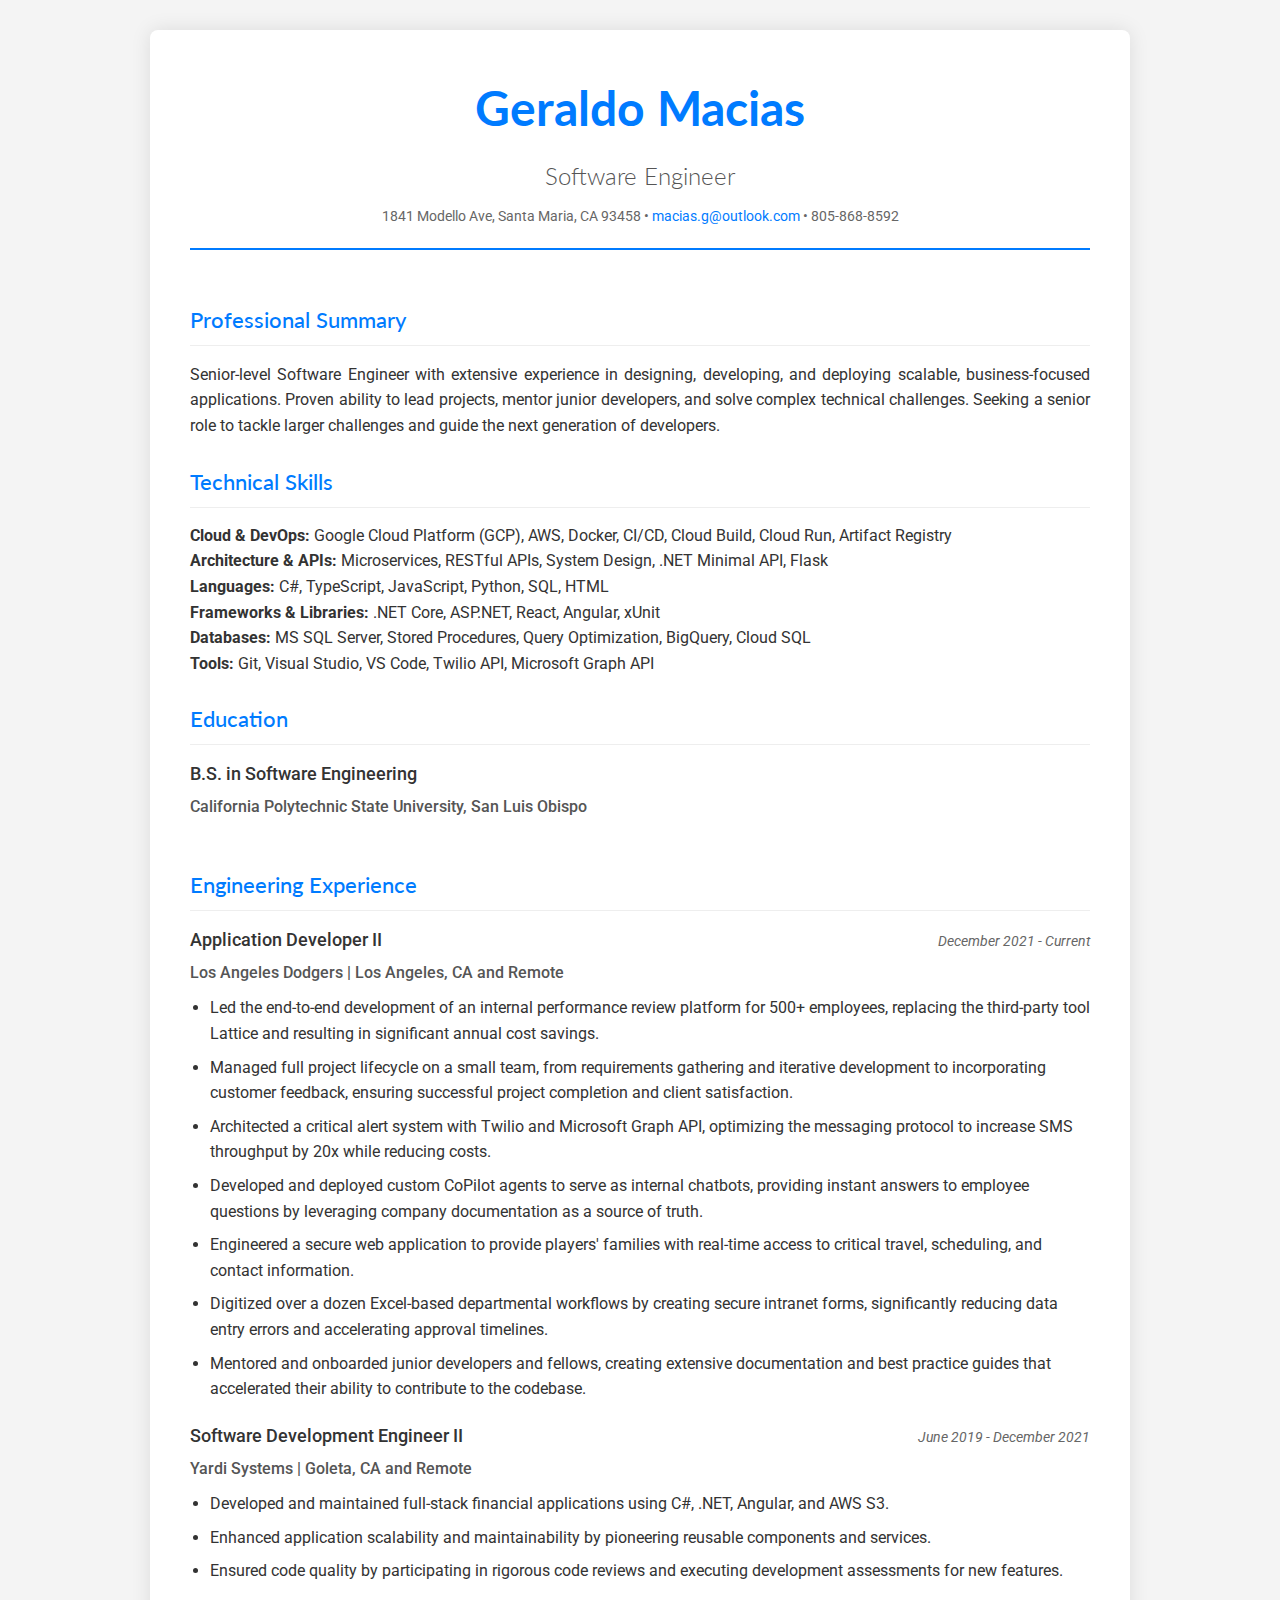
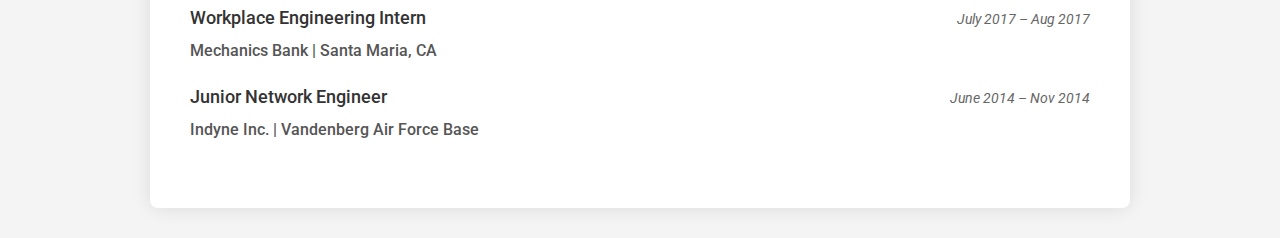
<file: resume/index.html>
<!DOCTYPE html>
<html lang="en">
<head>
    <meta charset="UTF-8">
    <meta name="viewport" content="width=device-width, initial-scale=1.0">
    <title>Geraldo Macias - Software Engineer</title>
    <link rel="stylesheet" href="style.css">
    <link rel="preconnect" href="https://fonts.googleapis.com">
    <link rel="preconnect" href="https://fonts.gstatic.com" crossorigin>
    <link href="https://fonts.googleapis.com/css2?family=Lato:wght@300;400;700&family=Roboto:wght@300;400;500;700&display=swap" rel="stylesheet">
</head>
<body>
    <div class="resume-container">
        <header class="header">
            <h1>Geraldo Macias</h1>
            <h2>Software Engineer</h2>
            <div class="contact-info">
                <span>1841 Modello Ave, Santa Maria, CA 93458</span> &bull;
                <a href="mailto:macias.g@outlook.com">macias.g@outlook.com</a> &bull;
                <span>805-868-8592</span>
            </div>
        </header>

        <main class="main-content">
            <div class="left-column">
                <section class="section">
                    <h3 class="section-title">Professional Summary</h3>
                    <p>Senior-level Software Engineer with extensive experience in designing, developing, and deploying scalable, business-focused applications. Proven ability to lead projects, mentor junior developers, and solve complex technical challenges. Seeking a senior role to tackle larger challenges and guide the next generation of developers.</p>
                </section>

                <section class="section">
                    <h3 class="section-title">Technical Skills</h3>
                    <div class="skills-list">
                        <div><strong>Cloud & DevOps:</strong> Google Cloud Platform (GCP), AWS, Docker, CI/CD, Cloud Build, Cloud Run, Artifact Registry</div>
                        <div><strong>Architecture & APIs:</strong> Microservices, RESTful APIs, System Design, .NET Minimal API, Flask</div>
                        <div><strong>Languages:</strong> C#, TypeScript, JavaScript, Python, SQL, HTML</div>
                        <div><strong>Frameworks & Libraries:</strong> .NET Core, ASP.NET, React, Angular, xUnit</div>
                        <div><strong>Databases:</strong> MS SQL Server, Stored Procedures, Query Optimization, BigQuery, Cloud SQL</div>
                        <div><strong>Tools:</strong> Git, Visual Studio, VS Code, Twilio API, Microsoft Graph API</div>
                    </div>
                </section>

                <section class="section">
                    <h3 class="section-title">Education</h3>
                    <div class="job">
                        <div class="job-header">
                            <h4>B.S. in Software Engineering</h4>
                        </div>
                        <div class="job-subheader">
                            <span>California Polytechnic State University, San Luis Obispo</span>
                        </div>
                    </div>
                </section>
            </div>

            <div class="right-column">
                <section class="section">
                    <h3 class="section-title">Engineering Experience</h3>
                    <div class="job">
                        <div class="job-header">
                            <h4>Application Developer II</h4>
                            <span>December 2021 - Current</span>
                        </div>
                        <div class="job-subheader">
                            <span>Los Angeles Dodgers | Los Angeles, CA and Remote</span>
                        </div>
                        <ul>
                            <li>Led the end-to-end development of an internal performance review platform for 500+ employees, replacing the third-party tool Lattice and resulting in significant annual cost savings.</li>
                            <li>Managed full project lifecycle on a small team, from requirements gathering and iterative development to incorporating customer feedback, ensuring successful project completion and client satisfaction.</li>
                            <li>Architected a critical alert system with Twilio and Microsoft Graph API, optimizing the messaging protocol to increase SMS throughput by 20x while reducing costs.</li>
                            <li>Developed and deployed custom CoPilot agents to serve as internal chatbots, providing instant answers to employee questions by leveraging company documentation as a source of truth.</li>
                            <li>Engineered a secure web application to provide players' families with real-time access to critical travel, scheduling, and contact information.</li>
                            <li>Digitized over a dozen Excel-based departmental workflows by creating secure intranet forms, significantly reducing data entry errors and accelerating approval timelines.</li>
                            <li>Mentored and onboarded junior developers and fellows, creating extensive documentation and best practice guides that accelerated their ability to contribute to the codebase.</li>
                        </ul>
                    </div>
                    <div class="job">
                        <div class="job-header">
                            <h4>Software Development Engineer II</h4>
                            <span>June 2019 - December 2021</span>
                        </div>
                        <div class="job-subheader">
                            <span>Yardi Systems | Goleta, CA and Remote</span>
                        </div>
                        <ul>
                            <li>Developed and maintained full-stack financial applications using C#, .NET, Angular, and AWS S3.</li>
                            <li>Enhanced application scalability and maintainability by pioneering reusable components and services.</li>
                            <li>Ensured code quality by participating in rigorous code reviews and executing development assessments for new features.</li>
                        </ul>
                    </div>
                    <div class="job">
                        <div class="job-header">
                            <h4>Workplace Engineering Intern</h4>
                            <span>July 2017 – Aug 2017</span>
                        </div>
                        <div class="job-subheader">
                            <span>Mechanics Bank | Santa Maria, CA</span>
                        </div>
                    </div>
                    <div class="job">
                        <div class="job-header">
                            <h4>Junior Network Engineer</h4>
                            <span>June 2014 – Nov 2014</span>
                        </div>
                        <div class="job-subheader">
                            <span>Indyne Inc. | Vandenberg Air Force Base</span>
                        </div>
                    </div>
                </section>
            </div>
        </main>
    </div>
</body>
</html>
</file>
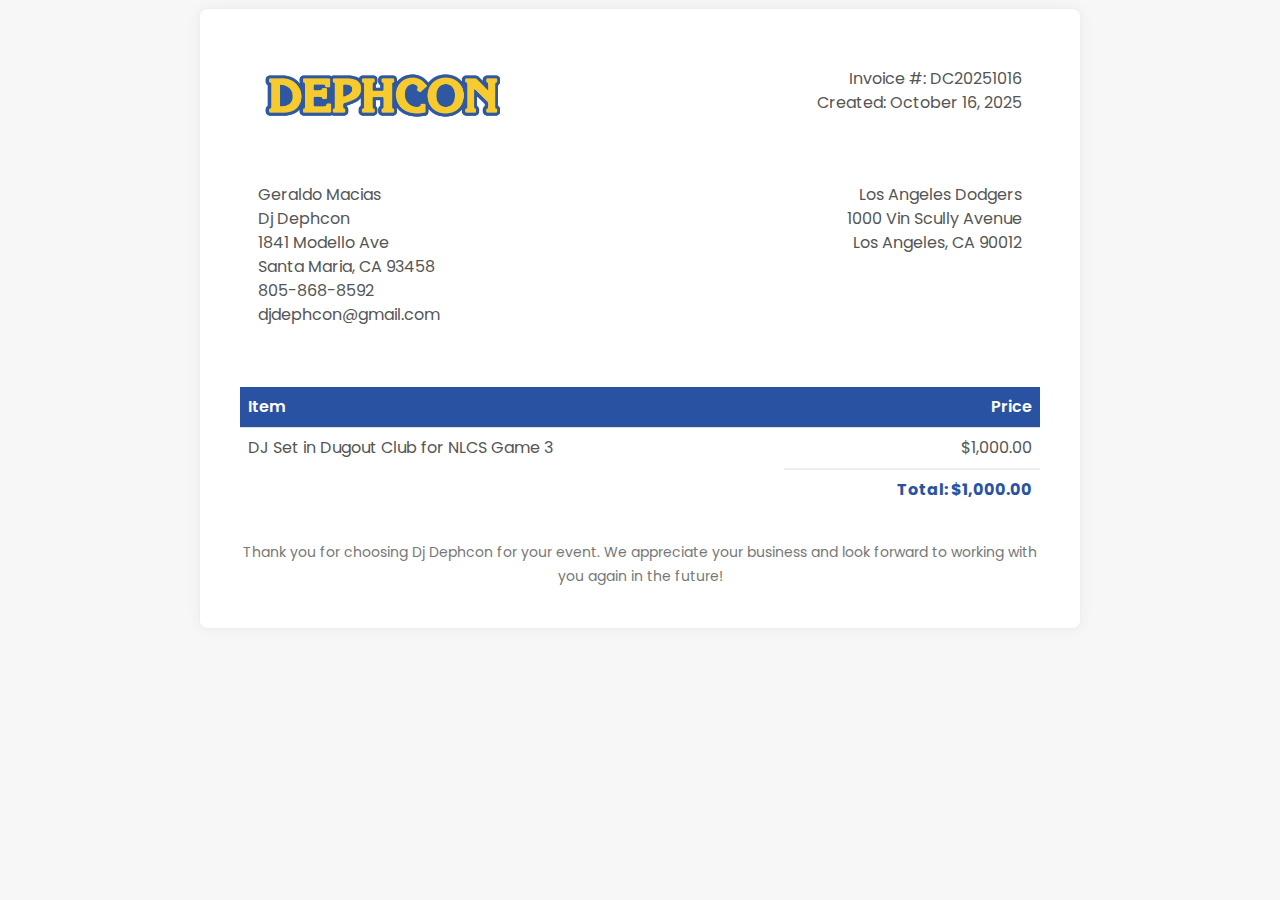
<file: invoice-dugoutclub-nlcs3-25.html>
<!DOCTYPE html>
<html lang="en">
<head>
    <meta charset="UTF-8">
    <meta name="viewport" content="width=device-width, initial-scale=1.0">
    <title>Invoice - Dj Dephcon</title>
    <link rel="preconnect" href="https://fonts.googleapis.com">
    <link rel="preconnect" href="https://fonts.gstatic.com" crossorigin>
    <link href="https://fonts.googleapis.com/css2?family=Poppins:wght@300;400;600&display=swap" rel="stylesheet">
    <style>
        body {
            font-family: 'Poppins', 'Helvetica Neue', 'Helvetica', Helvetica, Arial, sans-serif;
            color: #555;
            background-color: #f7f7f7;
        }
        .invoice-box {
            max-width: 800px;
            margin: auto;
            padding: 40px;
            border: 1px solid #eee;
            box-shadow: 0 0 15px rgba(0, 0, 0, .05);
            font-size: 16px;
            line-height: 24px;
            background: #fff;
            border-radius: 8px;
        }
        .invoice-box table {
            width: 100%;
            line-height: inherit;
            text-align: left;
        }
        .invoice-box table td {
            padding: 8px;
            vertical-align: top;
        }
        .invoice-box table tr td:nth-child(2) {
            text-align: right;
        }
        .invoice-box table tr.top table td {
            padding-bottom: 25px;
        }
        .invoice-box table tr.top table td.title {
            font-size: 45px;
            line-height: 45px;
            color: #333;
        }
        .invoice-box table tr.top table td.title img {
            max-width: 250px;
        }
        .invoice-box table tr.information table td {
            padding-bottom: 50px;
        }
        .invoice-box table tr.heading td {
            background: #2952a3;
            border-bottom: 1px solid #ddd;
            font-weight: 600;
            color: #fff;
        }
        .invoice-box table tr.details td {
            padding-bottom: 20px;
        }
        .invoice-box table tr.item td{
            border-bottom: 1px solid #eee;
        }
        .invoice-box table tr.item.last td {
            border-bottom: none;
        }
        .invoice-box table tr.total td:nth-child(2) {
            border-top: 2px solid #eee;
            font-weight: bold;
            color: #2952a3;
        }
        .thank-you-note {
            margin-top: 30px;
            text-align: center;
            font-size: 14px;
            color: #777;
        }

        @media print {
            body {
                background-color: #fff;
                margin: 0;
                padding: 0;
            }
            .invoice-box {
                box-shadow: none;
                border: 0;
                margin: 0;
                padding: 0;
                width: 100%;
                max-width: 100%;
                border-radius: 0;
            }
        }
    </style>
</head>
<body>
    <div class="invoice-box">
        <table cellpadding="0" cellspacing="0">
            <tr class="top">
                <td colspan="2">
                    <table>
                        <tr>
                            <td class="title">
                                <img src="dephcon_logo.png" alt="Dj Dephcon Logo">
                            </td>
                            <td>
                                Invoice #: DC20251016<br>
                                Created: October 16, 2025
                            </td>
                        </tr>
                    </table>
                </td>
            </tr>
            <tr class="information">
                <td colspan="2">
                    <table>
                        <tr>
                            <td>
                                Geraldo Macias<br>
                                Dj Dephcon<br>
                                1841 Modello Ave<br>
                                Santa Maria, CA 93458<br>
                                805-868-8592<br>
                                djdephcon@gmail.com
                            </td>
                            <td>
                                Los Angeles Dodgers<br>
                                1000 Vin Scully Avenue<br>
                                Los Angeles, CA 90012
                            </td>
                        </tr>
                    </table>
                </td>
            </tr>
            <tr class="heading">
                <td>
                    Item
                </td>
                <td>
                    Price
                </td>
            </tr>
            <tr class="item last">
                <td>
                    DJ Set in Dugout Club for NLCS Game 3
                </td>
                <td>
                    $1,000.00
                </td>
            </tr>
            <tr class="total">
                <td></td>
                <td>
                   Total: $1,000.00
                </td>
            </tr>
        </table>
        <div class="thank-you-note">
            Thank you for choosing Dj Dephcon for your event. We appreciate your business and look forward to working with you again in the future!
        </div>
    </div>
</body>
</html>
</file>
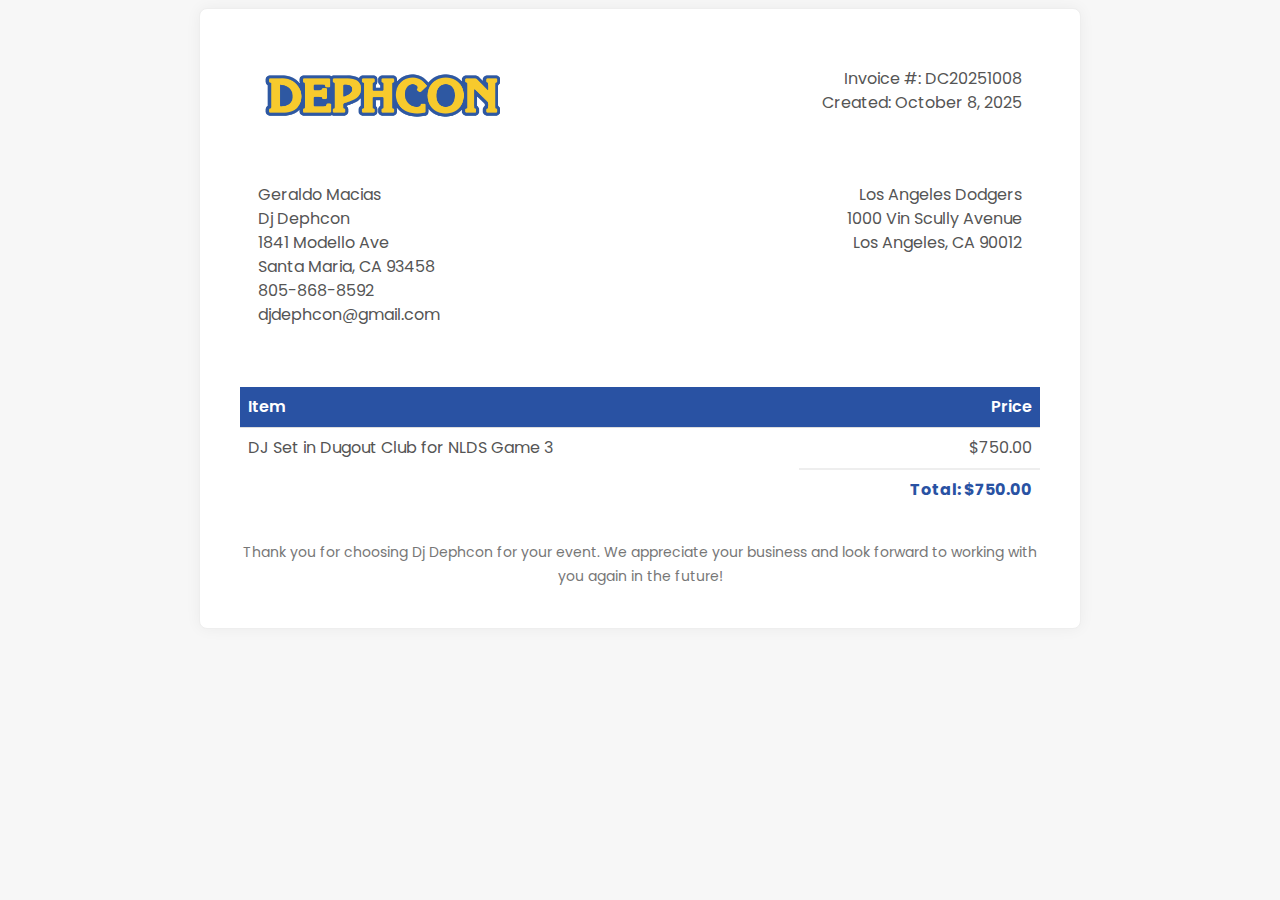
<file: invoice-dugoutclub-nlds2-25.html>
<!DOCTYPE html>
<html lang="en">
<head>
    <meta charset="UTF-8">
    <meta name="viewport" content="width=device-width, initial-scale=1.0">
    <title>Invoice - Dj Dephcon</title>
    <link rel="preconnect" href="https://fonts.googleapis.com">
    <link rel="preconnect" href="https://fonts.gstatic.com" crossorigin>
    <link href="https://fonts.googleapis.com/css2?family=Poppins:wght@300;400;600&display=swap" rel="stylesheet">
    <style>
        body {
            font-family: 'Poppins', 'Helvetica Neue', 'Helvetica', Helvetica, Arial, sans-serif;
            color: #555;
            background-color: #f7f7f7;
        }
        .invoice-box {
            max-width: 800px;
            margin: auto;
            padding: 40px;
            border: 1px solid #eee;
            box-shadow: 0 0 15px rgba(0, 0, 0, .05);
            font-size: 16px;
            line-height: 24px;
            background: #fff;
            border-radius: 8px;
        }
        .invoice-box table {
            width: 100%;
            line-height: inherit;
            text-align: left;
        }
        .invoice-box table td {
            padding: 8px;
            vertical-align: top;
        }
        .invoice-box table tr td:nth-child(2) {
            text-align: right;
        }
        .invoice-box table tr.top table td {
            padding-bottom: 25px;
        }
        .invoice-box table tr.top table td.title {
            font-size: 45px;
            line-height: 45px;
            color: #333;
        }
        .invoice-box table tr.top table td.title img {
            max-width: 250px;
        }
        .invoice-box table tr.information table td {
            padding-bottom: 50px;
        }
        .invoice-box table tr.heading td {
            background: #2952a3;
            border-bottom: 1px solid #ddd;
            font-weight: 600;
            color: #fff;
        }
        .invoice-box table tr.details td {
            padding-bottom: 20px;
        }
        .invoice-box table tr.item td{
            border-bottom: 1px solid #eee;
        }
        .invoice-box table tr.item.last td {
            border-bottom: none;
        }
        .invoice-box table tr.total td:nth-child(2) {
            border-top: 2px solid #eee;
            font-weight: bold;
            color: #2952a3;
        }
        .thank-you-note {
            margin-top: 30px;
            text-align: center;
            font-size: 14px;
            color: #777;
        }

        @media print {
            body {
                background-color: #fff;
                margin: 0;
                padding: 0;
            }
            .invoice-box {
                box-shadow: none;
                border: 0;
                margin: 0;
                padding: 0;
                width: 100%;
                max-width: 100%;
                border-radius: 0;
            }
        }
    </style>
</head>
<body>
    <div class="invoice-box">
        <table cellpadding="0" cellspacing="0">
            <tr class="top">
                <td colspan="2">
                    <table>
                        <tr>
                            <td class="title">
                                <img src="dephcon_logo.png" alt="Dj Dephcon Logo">
                            </td>
                            <td>
                                Invoice #: DC20251008<br>
                                Created: October 8, 2025
                            </td>
                        </tr>
                    </table>
                </td>
            </tr>
            <tr class="information">
                <td colspan="2">
                    <table>
                        <tr>
                            <td>
                                Geraldo Macias<br>
                                Dj Dephcon<br>
                                1841 Modello Ave<br>
                                Santa Maria, CA 93458<br>
                                805-868-8592<br>
                                djdephcon@gmail.com
                            </td>
                            <td>
                                Los Angeles Dodgers<br>
                                1000 Vin Scully Avenue<br>
                                Los Angeles, CA 90012
                            </td>
                        </tr>
                    </table>
                </td>
            </tr>
            <tr class="heading">
                <td>
                    Item
                </td>
                <td>
                    Price
                </td>
            </tr>
            <tr class="item last">
                <td>
                    DJ Set in Dugout Club for NLDS Game 3
                </td>
                <td>
                    $750.00
                </td>
            </tr>
            <tr class="total">
                <td></td>
                <td>
                   Total: $750.00
                </td>
            </tr>
        </table>
        <div class="thank-you-note">
            Thank you for choosing Dj Dephcon for your event. We appreciate your business and look forward to working with you again in the future!
        </div>
    </div>
</body>
</html>
</file>
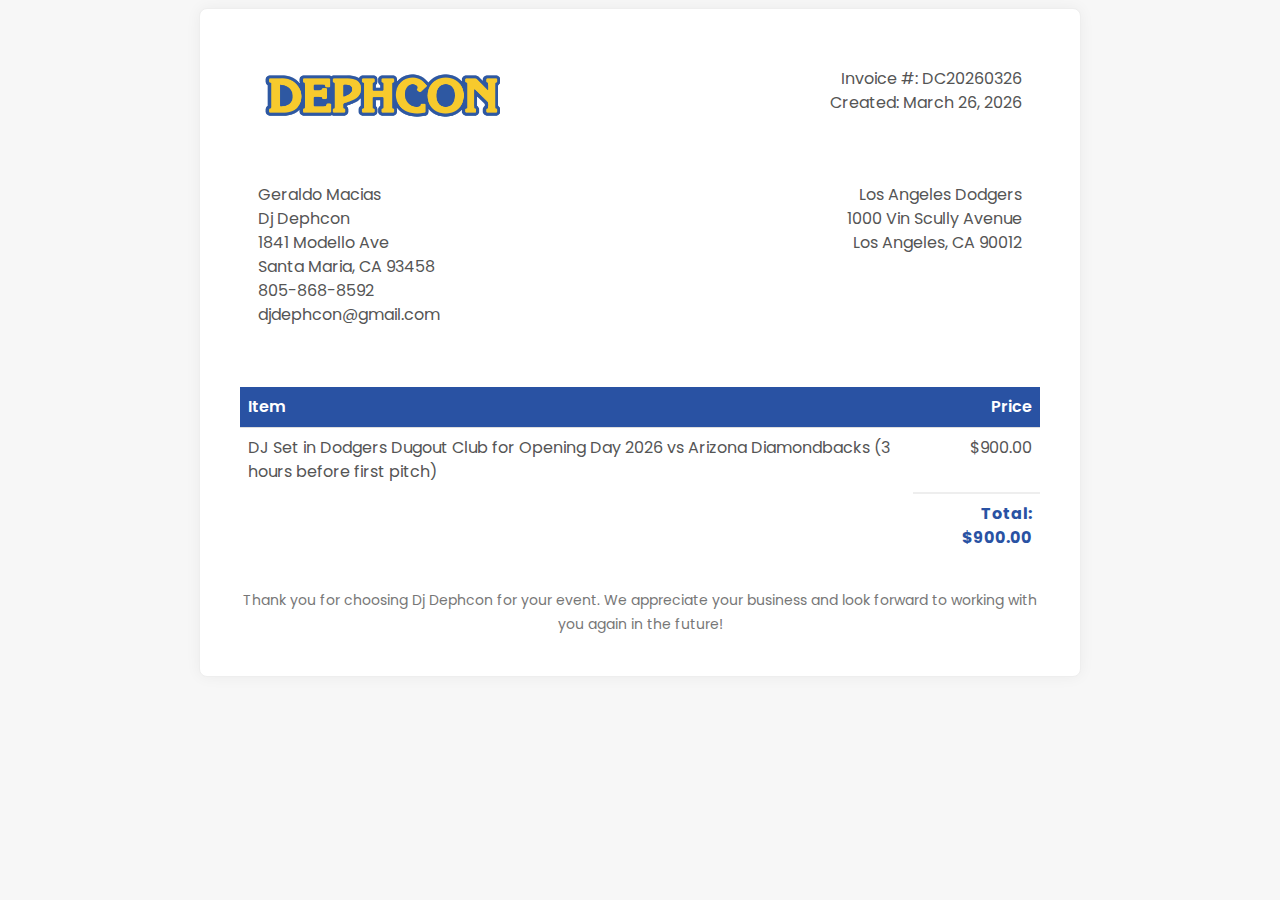
<file: invoice-dugoutclub-openingday-26.html>
<!DOCTYPE html>
<html lang="en">
<head>
    <meta charset="UTF-8">
    <meta name="viewport" content="width=device-width, initial-scale=1.0">
    <title>Invoice - Dj Dephcon</title>
    <link rel="preconnect" href="https://fonts.googleapis.com">
    <link rel="preconnect" href="https://fonts.gstatic.com" crossorigin>
    <link href="https://fonts.googleapis.com/css2?family=Poppins:wght@300;400;600&display=swap" rel="stylesheet">
    <style>
        body {
            font-family: 'Poppins', 'Helvetica Neue', 'Helvetica', Helvetica, Arial, sans-serif;
            color: #555;
            background-color: #f7f7f7;
        }
        .invoice-box {
            max-width: 800px;
            margin: auto;
            padding: 40px;
            border: 1px solid #eee;
            box-shadow: 0 0 15px rgba(0, 0, 0, .05);
            font-size: 16px;
            line-height: 24px;
            background: #fff;
            border-radius: 8px;
        }
        .invoice-box table {
            width: 100%;
            line-height: inherit;
            text-align: left;
        }
        .invoice-box table td {
            padding: 8px;
            vertical-align: top;
        }
        .invoice-box table tr td:nth-child(2) {
            text-align: right;
        }
        .invoice-box table tr.top table td {
            padding-bottom: 25px;
        }
        .invoice-box table tr.top table td.title {
            font-size: 45px;
            line-height: 45px;
            color: #333;
        }
        .invoice-box table tr.top table td.title img {
            max-width: 250px;
        }
        .invoice-box table tr.information table td {
            padding-bottom: 50px;
        }
        .invoice-box table tr.heading td {
            background: #2952a3;
            border-bottom: 1px solid #ddd;
            font-weight: 600;
            color: #fff;
        }
        .invoice-box table tr.details td {
            padding-bottom: 20px;
        }
        .invoice-box table tr.item td{
            border-bottom: 1px solid #eee;
        }
        .invoice-box table tr.item.last td {
            border-bottom: none;
        }
        .invoice-box table tr.total td:nth-child(2) {
            border-top: 2px solid #eee;
            font-weight: bold;
            color: #2952a3;
        }
        .thank-you-note {
            margin-top: 30px;
            text-align: center;
            font-size: 14px;
            color: #777;
        }

        @media print {
            body {
                background-color: #fff;
                margin: 0;
                padding: 0;
            }
            .invoice-box {
                box-shadow: none;
                border: 0;
                margin: 0;
                padding: 0;
                width: 100%;
                max-width: 100%;
                border-radius: 0;
            }
        }
    </style>
</head>
<body>
    <div class="invoice-box">
        <table cellpadding="0" cellspacing="0">
            <tr class="top">
                <td colspan="2">
                    <table>
                        <tr>
                            <td class="title">
                                <img src="dephcon_logo.png" alt="Dj Dephcon Logo">
                            </td>
                            <td>
                                Invoice #: DC20260326<br>
                                Created: March 26, 2026
                            </td>
                        </tr>
                    </table>
                </td>
            </tr>
            <tr class="information">
                <td colspan="2">
                    <table>
                        <tr>
                            <td>
                                Geraldo Macias<br>
                                Dj Dephcon<br>
                                1841 Modello Ave<br>
                                Santa Maria, CA 93458<br>
                                805-868-8592<br>
                                djdephcon@gmail.com
                            </td>
                            <td>
                                Los Angeles Dodgers<br>
                                1000 Vin Scully Avenue<br>
                                Los Angeles, CA 90012
                            </td>
                        </tr>
                    </table>
                </td>
            </tr>
            <tr class="heading">
                <td>
                    Item
                </td>
                <td>
                    Price
                </td>
            </tr>
            <tr class="item last">
                <td>
                    DJ Set in Dodgers Dugout Club for Opening Day 2026 vs Arizona Diamondbacks (3 hours before first pitch)
                </td>
                <td>
                    $900.00
                </td>
            </tr>
            <tr class="total">
                <td></td>
                <td>
                   Total: $900.00
                </td>
            </tr>
        </table>
        <div class="thank-you-note">
            Thank you for choosing Dj Dephcon for your event. We appreciate your business and look forward to working with you again in the future!
        </div>
    </div>
</body>
</html>
</file>
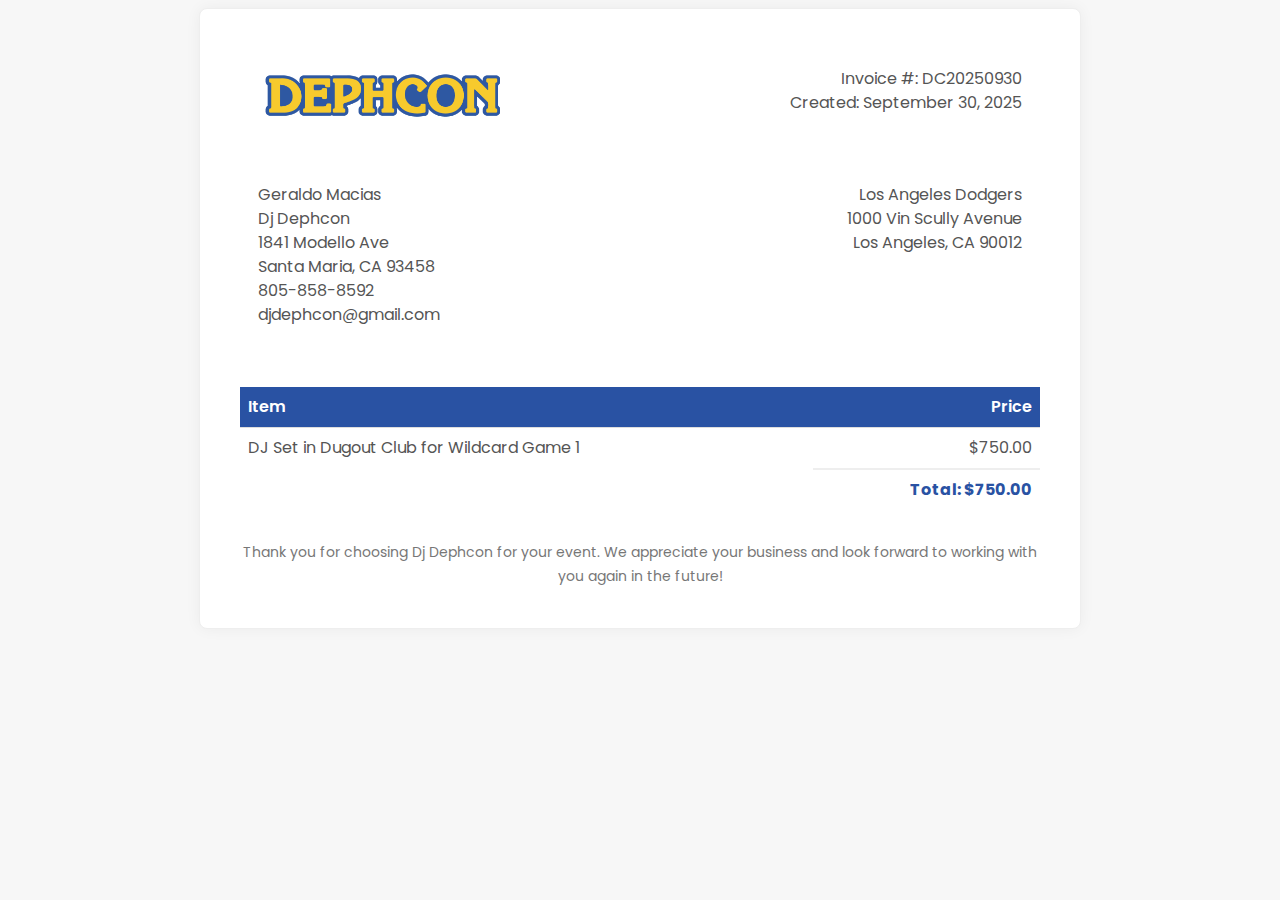
<file: invoice-dugoutclub-wc2025.html>
<!DOCTYPE html>
<html lang="en">
<head>
    <meta charset="UTF-8">
    <meta name="viewport" content="width=device-width, initial-scale=1.0">
    <title>Invoice - Dj Dephcon</title>
    <link rel="preconnect" href="https://fonts.googleapis.com">
    <link rel="preconnect" href="https://fonts.gstatic.com" crossorigin>
    <link href="https://fonts.googleapis.com/css2?family=Poppins:wght@300;400;600&display=swap" rel="stylesheet">
    <style>
        body {
            font-family: 'Poppins', 'Helvetica Neue', 'Helvetica', Helvetica, Arial, sans-serif;
            color: #555;
            background-color: #f7f7f7;
        }
        .invoice-box {
            max-width: 800px;
            margin: auto;
            padding: 40px;
            border: 1px solid #eee;
            box-shadow: 0 0 15px rgba(0, 0, 0, .05);
            font-size: 16px;
            line-height: 24px;
            background: #fff;
            border-radius: 8px;
        }
        .invoice-box table {
            width: 100%;
            line-height: inherit;
            text-align: left;
        }
        .invoice-box table td {
            padding: 8px;
            vertical-align: top;
        }
        .invoice-box table tr td:nth-child(2) {
            text-align: right;
        }
        .invoice-box table tr.top table td {
            padding-bottom: 25px;
        }
        .invoice-box table tr.top table td.title {
            font-size: 45px;
            line-height: 45px;
            color: #333;
        }
        .invoice-box table tr.top table td.title img {
            max-width: 250px;
        }
        .invoice-box table tr.information table td {
            padding-bottom: 50px;
        }
        .invoice-box table tr.heading td {
            background: #2952a3;
            border-bottom: 1px solid #ddd;
            font-weight: 600;
            color: #fff;
        }
        .invoice-box table tr.details td {
            padding-bottom: 20px;
        }
        .invoice-box table tr.item td{
            border-bottom: 1px solid #eee;
        }
        .invoice-box table tr.item.last td {
            border-bottom: none;
        }
        .invoice-box table tr.total td:nth-child(2) {
            border-top: 2px solid #eee;
            font-weight: bold;
            color: #2952a3;
        }
        .thank-you-note {
            margin-top: 30px;
            text-align: center;
            font-size: 14px;
            color: #777;
        }

        @media print {
            body {
                background-color: #fff;
                margin: 0;
                padding: 0;
            }
            .invoice-box {
                box-shadow: none;
                border: 0;
                margin: 0;
                padding: 0;
                width: 100%;
                max-width: 100%;
                border-radius: 0;
            }
        }
    </style>
</head>
<body>
    <div class="invoice-box">
        <table cellpadding="0" cellspacing="0">
            <tr class="top">
                <td colspan="2">
                    <table>
                        <tr>
                            <td class="title">
                                <img src="dephcon_logo.png" alt="Dj Dephcon Logo">
                            </td>
                            <td>
                                Invoice #: DC20250930<br>
                                Created: September 30, 2025
                            </td>
                        </tr>
                    </table>
                </td>
            </tr>
            <tr class="information">
                <td colspan="2">
                    <table>
                        <tr>
                            <td>
                                Geraldo Macias<br>
                                Dj Dephcon<br>
                                1841 Modello Ave<br>
                                Santa Maria, CA 93458<br>
                                805-858-8592<br>
                                djdephcon@gmail.com
                            </td>
                            <td>
                                Los Angeles Dodgers<br>
                                1000 Vin Scully Avenue<br>
                                Los Angeles, CA 90012
                            </td>
                        </tr>
                    </table>
                </td>
            </tr>
            <tr class="heading">
                <td>
                    Item
                </td>
                <td>
                    Price
                </td>
            </tr>
            <tr class="item last">
                <td>
                    DJ Set in Dugout Club for Wildcard Game 1
                </td>
                <td>
                    $750.00
                </td>
            </tr>
            <tr class="total">
                <td></td>
                <td>
                   Total: $750.00
                </td>
            </tr>
        </table>
        <div class="thank-you-note">
            Thank you for choosing Dj Dephcon for your event. We appreciate your business and look forward to working with you again in the future!
        </div>
    </div>
</body>
</html>
</file>
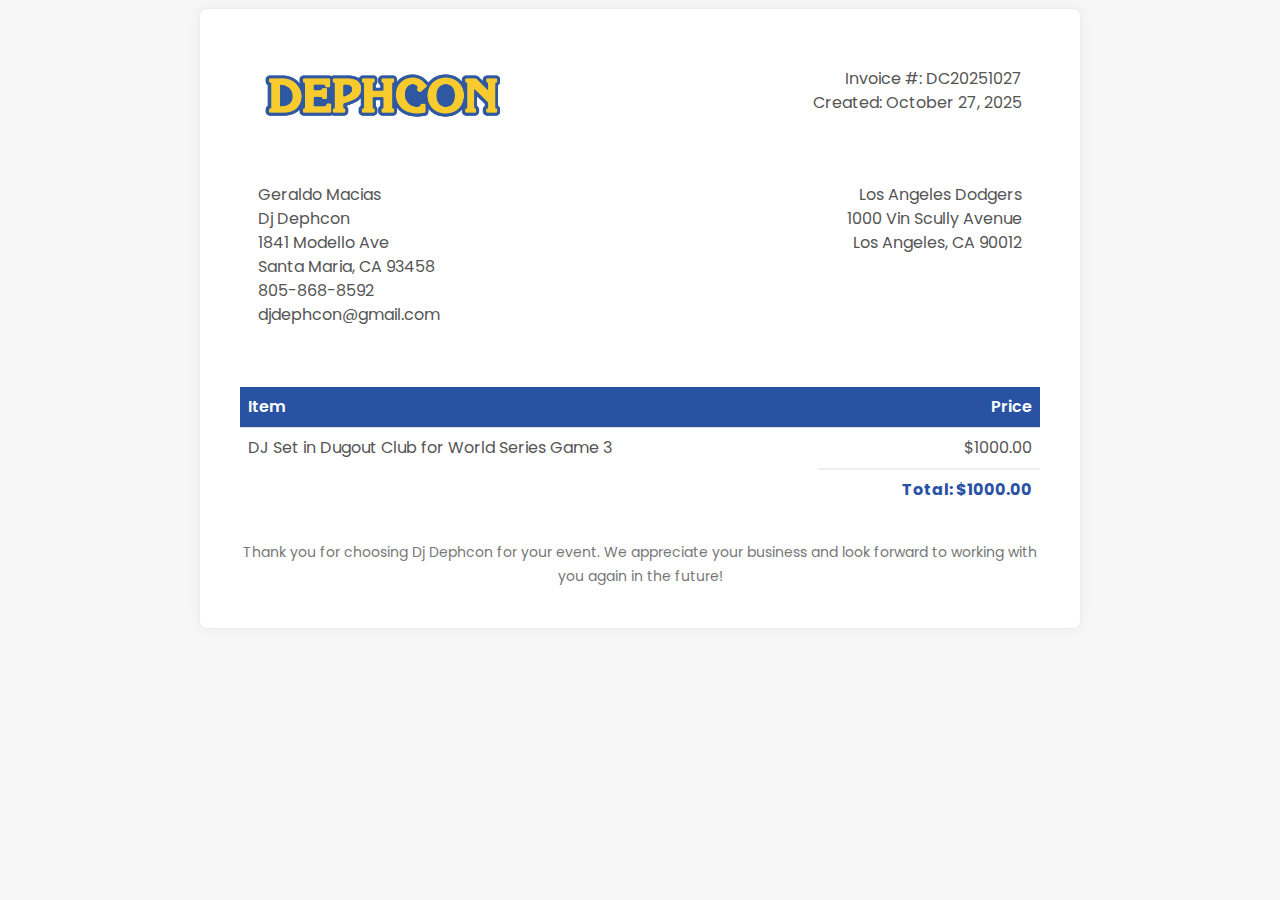
<file: invoice-dugoutclub-ws3-25.html>
<!DOCTYPE html>
<html lang="en">
<head>
    <meta charset="UTF-8">
    <meta name="viewport" content="width=device-width, initial-scale=1.0">
    <title>Invoice - Dj Dephcon</title>
    <link rel="preconnect" href="https://fonts.googleapis.com">
    <link rel="preconnect" href="https://fonts.gstatic.com" crossorigin>
    <link href="https://fonts.googleapis.com/css2?family=Poppins:wght@300;400;600&display=swap" rel="stylesheet">
    <style>
        body {
            font-family: 'Poppins', 'Helvetica Neue', 'Helvetica', Helvetica, Arial, sans-serif;
            color: #555;
            background-color: #f7f7f7;
        }
        .invoice-box {
            max-width: 800px;
            margin: auto;
            padding: 40px;
            border: 1px solid #eee;
            box-shadow: 0 0 15px rgba(0, 0, 0, .05);
            font-size: 16px;
            line-height: 24px;
            background: #fff;
            border-radius: 8px;
        }
        .invoice-box table {
            width: 100%;
            line-height: inherit;
            text-align: left;
        }
        .invoice-box table td {
            padding: 8px;
            vertical-align: top;
        }
        .invoice-box table tr td:nth-child(2) {
            text-align: right;
        }
        .invoice-box table tr.top table td {
            padding-bottom: 25px;
        }
        .invoice-box table tr.top table td.title {
            font-size: 45px;
            line-height: 45px;
            color: #333;
        }
        .invoice-box table tr.top table td.title img {
            max-width: 250px;
        }
        .invoice-box table tr.information table td {
            padding-bottom: 50px;
        }
        .invoice-box table tr.heading td {
            background: #2952a3;
            border-bottom: 1px solid #ddd;
            font-weight: 600;
            color: #fff;
        }
        .invoice-box table tr.details td {
            padding-bottom: 20px;
        }
        .invoice-box table tr.item td{
            border-bottom: 1px solid #eee;
        }
        .invoice-box table tr.item.last td {
            border-bottom: none;
        }
        .invoice-box table tr.total td:nth-child(2) {
            border-top: 2px solid #eee;
            font-weight: bold;
            color: #2952a3;
        }
        .thank-you-note {
            margin-top: 30px;
            text-align: center;
            font-size: 14px;
            color: #777;
        }

        @media print {
            body {
                background-color: #fff;
                margin: 0;
                padding: 0;
            }
            .invoice-box {
                box-shadow: none;
                border: 0;
                margin: 0;
                padding: 0;
                width: 100%;
                max-width: 100%;
                border-radius: 0;
            }
        }
    </style>
</head>
<body>
    <div class="invoice-box">
        <table cellpadding="0" cellspacing="0">
            <tr class="top">
                <td colspan="2">
                    <table>
                        <tr>
                            <td class="title">
                                <img src="dephcon_logo.png" alt="Dj Dephcon Logo">
                            </td>
                            <td>
                                Invoice #: DC20251027<br>
                                Created: October 27, 2025
                            </td>
                        </tr>
                    </table>
                </td>
            </tr>
            <tr class="information">
                <td colspan="2">
                    <table>
                        <tr>
                            <td>
                                Geraldo Macias<br>
                                Dj Dephcon<br>
                                1841 Modello Ave<br>
                                Santa Maria, CA 93458<br>
                                805-868-8592<br>
                                djdephcon@gmail.com
                            </td>
                            <td>
                                Los Angeles Dodgers<br>
                                1000 Vin Scully Avenue<br>
                                Los Angeles, CA 90012
                            </td>
                        </tr>
                    </table>
                </td>
            </tr>
            <tr class="heading">
                <td>
                    Item
                </td>
                <td>
                    Price
                </td>
            </tr>
            <tr class="item last">
                <td>
                    DJ Set in Dugout Club for World Series Game 3
                </td>
                <td>
                    $1000.00
                </td>
            </tr>
            <tr class="total">
                <td></td>
                <td>
                   Total: $1000.00
                </td>
            </tr>
        </table>
        <div class="thank-you-note">
            Thank you for choosing Dj Dephcon for your event. We appreciate your business and look forward to working with you again in the future!
        </div>
    </div>
</body>
</html>
</file>
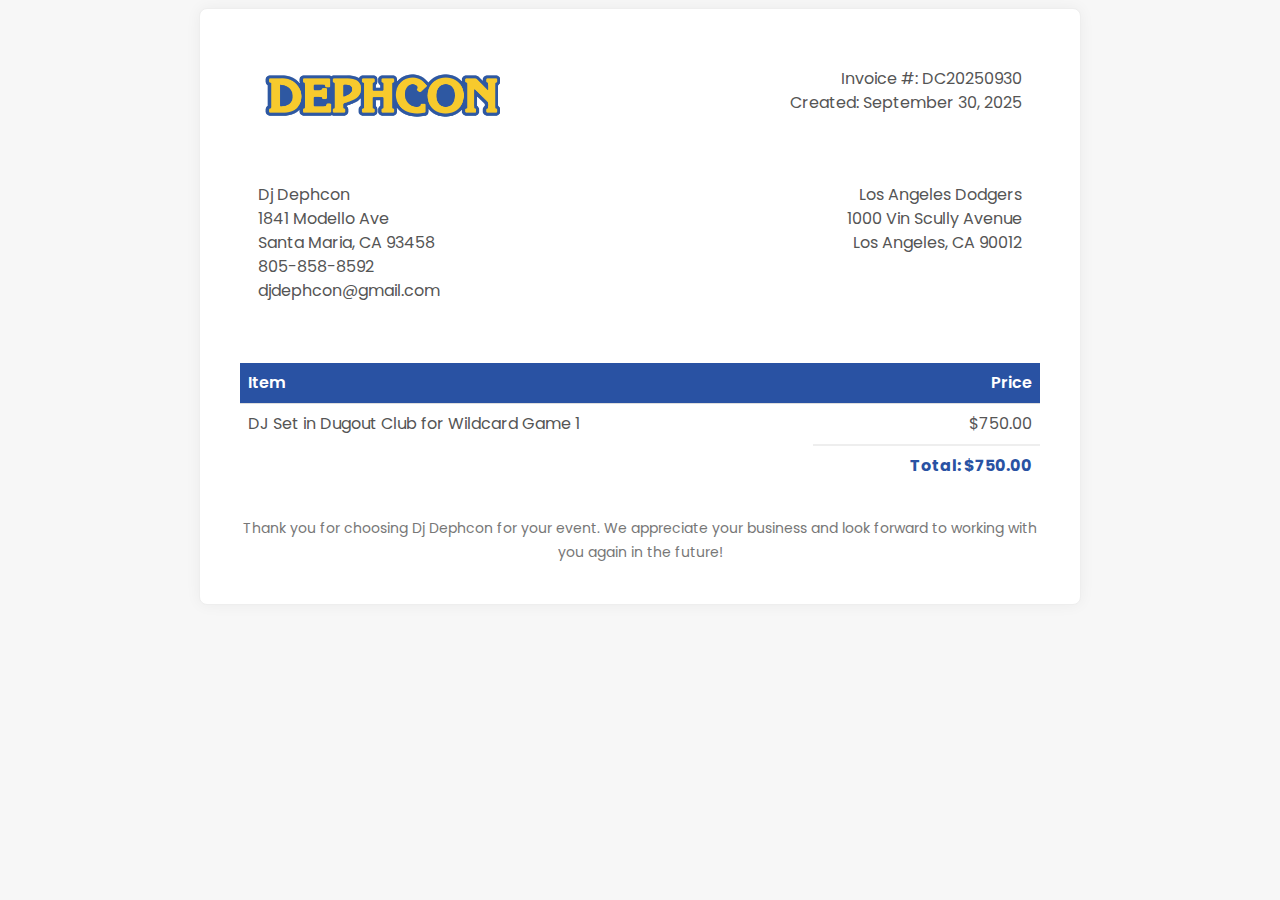
<file: invoice.html>
<!DOCTYPE html>
<html lang="en">
<head>
    <meta charset="UTF-8">
    <meta name="viewport" content="width=device-width, initial-scale=1.0">
    <title>Invoice - Dj Dephcon</title>
    <link rel="preconnect" href="https://fonts.googleapis.com">
    <link rel="preconnect" href="https://fonts.gstatic.com" crossorigin>
    <link href="https://fonts.googleapis.com/css2?family=Poppins:wght@300;400;600&display=swap" rel="stylesheet">
    <style>
        body {
            font-family: 'Poppins', 'Helvetica Neue', 'Helvetica', Helvetica, Arial, sans-serif;
            color: #555;
            background-color: #f7f7f7;
        }
        .invoice-box {
            max-width: 800px;
            margin: auto;
            padding: 40px;
            border: 1px solid #eee;
            box-shadow: 0 0 15px rgba(0, 0, 0, .05);
            font-size: 16px;
            line-height: 24px;
            background: #fff;
            border-radius: 8px;
        }
        .invoice-box table {
            width: 100%;
            line-height: inherit;
            text-align: left;
        }
        .invoice-box table td {
            padding: 8px;
            vertical-align: top;
        }
        .invoice-box table tr td:nth-child(2) {
            text-align: right;
        }
        .invoice-box table tr.top table td {
            padding-bottom: 25px;
        }
        .invoice-box table tr.top table td.title {
            font-size: 45px;
            line-height: 45px;
            color: #333;
        }
        .invoice-box table tr.top table td.title img {
            max-width: 250px;
        }
        .invoice-box table tr.information table td {
            padding-bottom: 50px;
        }
        .invoice-box table tr.heading td {
            background: #2952a3;
            border-bottom: 1px solid #ddd;
            font-weight: 600;
            color: #fff;
        }
        .invoice-box table tr.details td {
            padding-bottom: 20px;
        }
        .invoice-box table tr.item td{
            border-bottom: 1px solid #eee;
        }
        .invoice-box table tr.item.last td {
            border-bottom: none;
        }
        .invoice-box table tr.total td:nth-child(2) {
            border-top: 2px solid #eee;
            font-weight: bold;
            color: #2952a3;
        }
        .thank-you-note {
            margin-top: 30px;
            text-align: center;
            font-size: 14px;
            color: #777;
        }
    </style>
</head>
<body>
    <div class="invoice-box">
        <table cellpadding="0" cellspacing="0">
            <tr class="top">
                <td colspan="2">
                    <table>
                        <tr>
                            <td class="title">
                                <img src="dephcon_logo.png" alt="Dj Dephcon Logo">
                            </td>
                            <td>
                                Invoice #: DC20250930<br>
                                Created: September 30, 2025
                            </td>
                        </tr>
                    </table>
                </td>
            </tr>
            <tr class="information">
                <td colspan="2">
                    <table>
                        <tr>
                            <td>
                                Dj Dephcon<br>
                                1841 Modello Ave<br>
                                Santa Maria, CA 93458<br>
                                805-858-8592<br>
                                djdephcon@gmail.com
                            </td>
                            <td>
                                Los Angeles Dodgers<br>
                                1000 Vin Scully Avenue<br>
                                Los Angeles, CA 90012
                            </td>
                        </tr>
                    </table>
                </td>
            </tr>
            <tr class="heading">
                <td>
                    Item
                </td>
                <td>
                    Price
                </td>
            </tr>
            <tr class="item last">
                <td>
                    DJ Set in Dugout Club for Wildcard Game 1
                </td>
                <td>
                    $750.00
                </td>
            </tr>
            <tr class="total">
                <td></td>
                <td>
                   Total: $750.00
                </td>
            </tr>
        </table>
        <div class="thank-you-note">
            Thank you for choosing Dj Dephcon for your event. We appreciate your business and look forward to working with you again in the future!
        </div>
    </div>
</body>
</html>
</file>
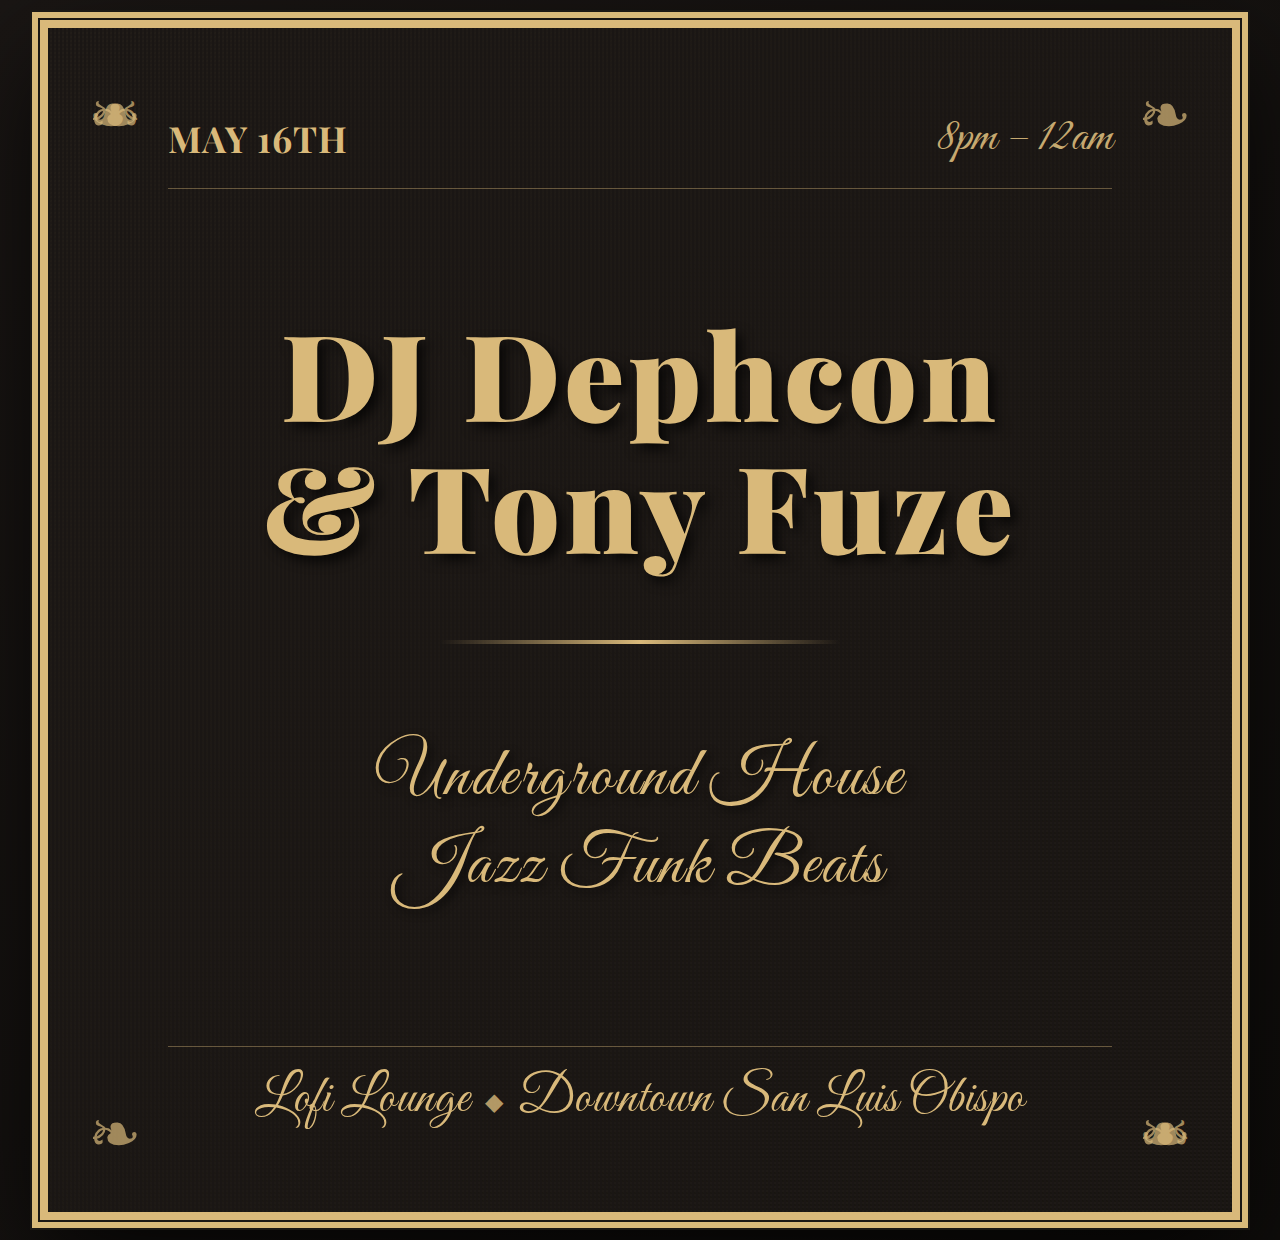
<file: dj flyers/lofi-loung-april-26/lofi-lounge-april-26.html>
<!DOCTYPE html>
<html lang="en">
<head>
    <meta charset="UTF-8">
    <meta name="viewport" content="width=device-width, initial-scale=1.0">
    <title>Underground House at Lofi Lounge - DJ Dephcon & Tony Fuze</title>
    <link rel="preconnect" href="https://fonts.googleapis.com">
    <link rel="preconnect" href="https://fonts.gstatic.com" crossorigin>
    <link href="https://fonts.googleapis.com/css2?family=Playfair+Display:wght@700;900&family=Great+Vibes&display=swap" rel="stylesheet">
    <link rel="stylesheet" href="lofi-lounge-april-26.css">
</head>
<body>
    <div class="flyer-container">
        <div class="corner-tl">❧</div>
        <div class="corner-tr">❧</div>
        <div class="corner-bl">❧</div>
        <div class="corner-br">❧</div>
        
        <div class="event-details-top">
            <p class="event-date">May 16th</p>
            <p class="event-time">8pm – 12am</p>
        </div>
        
        <div class="content">
            <h1 class="event-header">DJ Dephcon<br>& Tony Fuze</h1>
            <div class="divider-top"></div>
            <h2 class="event-subtitle">Underground House<br>Jazz Funk Beats</h2>
        </div>
        
        <div class="event-details-bottom">
            <p class="event-location">Lofi Lounge</p>
            <div class="location-icon">◆</div>
            <p class="event-location">Downtown San Luis Obispo</p>
        </div>
    </div>
</body>
</html>
</file>
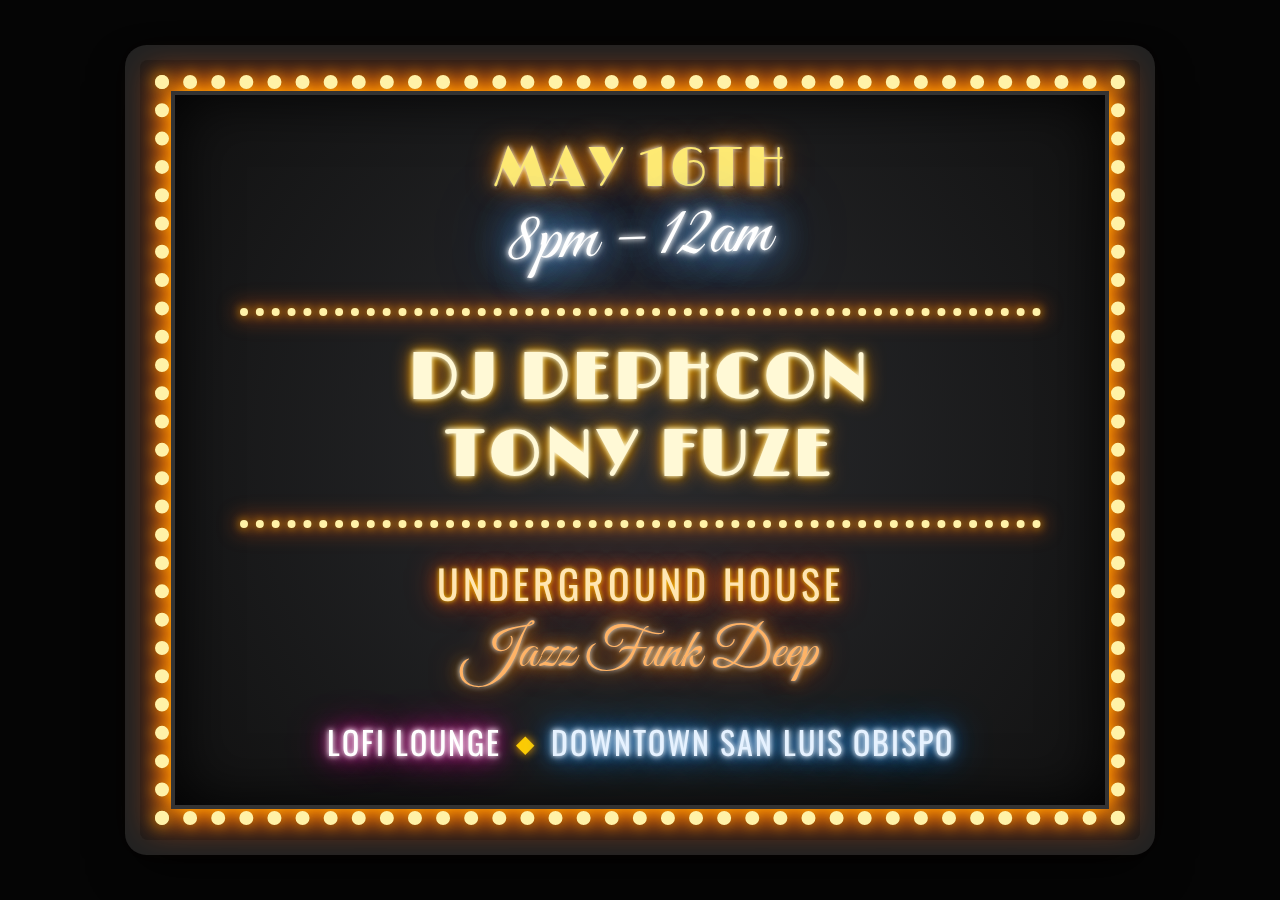
<file: dj flyers/lofi-loung-april-26/marquee-versions.html>
<!DOCTYPE html>
<html lang="en">
<head>
    <meta charset="UTF-8">
    <meta name="viewport" content="width=device-width, initial-scale=1.0">
    <title>Vegas Marquee - Lofi Lounge</title>
    <link rel="preconnect" href="https://fonts.googleapis.com">
    <link rel="preconnect" href="https://fonts.gstatic.com" crossorigin>
    <link href="https://fonts.googleapis.com/css2?family=Great+Vibes&family=Limelight&family=Oswald:wght@400;700&display=swap" rel="stylesheet">
    
    <style>
        * {
            margin: 0;
            padding: 0;
            box-sizing: border-box;
        }

        body {
            /* Dark background to make the lights pop */
            background-color: #050505;
            display: flex;
            justify-content: center;
            align-items: center;
            min-height: 100vh;
            padding: 40px 20px;
            font-family: 'Oswald', sans-serif;
            overflow-x: hidden;
        }

        /* The Outer Metal Frame */
        .marquee-container {
            position: relative;
            max-width: 1000px;
            width: 100%;
            background: #1a1a1a;
            border-radius: 8px;
            /* Creates the thick dark metal outer edge */
            box-shadow: 
                0 0 0 15px #222,
                0 20px 50px rgba(0,0,0,0.9);
            padding: 15px;
        }

        /* The Incandescent Bulb Border */
        .marquee-bulbs {
            border: 14px dotted #fff2a8; /* The actual bulbs */
            border-radius: 4px;
            padding: 2px;
            /* Glow effect for the bulbs */
            filter: drop-shadow(0 0 8px #ffaa00) drop-shadow(0 0 15px #ff5500);
        }

        /* The Inner Sign Board */
        .marquee-inner {
            background: radial-gradient(circle at center, #2a2b2e 0%, #111111 100%);
            border: 4px solid #333;
            padding: 40px 20px;
            text-align: center;
            position: relative;
            box-shadow: inset 0 0 60px rgba(0,0,0,0.9);
        }

        /* Decorative Corners */
        .corner {
            position: absolute;
            width: 40px;
            height: 40px;
            border: 2px solid #555;
            border-radius: 50%;
            display: flex;
            justify-content: center;
            align-items: center;
            color: #ffaa00;
            font-size: 24px;
            text-shadow: 0 0 10px #ff0000;
        }
        .corner::after { content: '⚜'; }
        .corner-tl { top: 15px; left: 15px; }
        .corner-tr { top: 15px; right: 15px; }
        .corner-bl { bottom: 15px; left: 15px; }
        .corner-br { bottom: 15px; right: 15px; }

        /* Typography & Neon Effects */
        .date {
            font-family: 'Limelight', cursive;
            color: #ffeb73;
            font-size: 3.5rem;
            letter-spacing: 2px;
            text-transform: uppercase;
            text-shadow: 
                0 0 5px #fff,
                0 0 15px #ffaa00,
                0 0 30px #ff6600,
                2px 2px 0px rgba(0,0,0,0.8);
            margin-bottom: -10px;
        }

        .time {
            font-family: 'Great Vibes', cursive;
            color: #ffffff;
            font-size: 4.5rem;
            text-shadow: 
                0 0 5px #fff,
                0 0 10px #fff,
                0 0 40px #a6d8ff,
                0 0 40px #0077ff,
                0 0 80px #0077ff;
            margin-bottom: 20px;
            transform: rotate(-2deg);
        }

        .headliner {
            font-family: 'Limelight', cursive;
            color: #fff9d6;
            font-size: 4rem;
            letter-spacing: 4px;
            line-height: 1.2;
            text-shadow: 
                0 0 5px #fff,
                0 0 10px #ffcc00,
                0 0 20px #ff8800,
                3px 3px 5px #000;
            margin: 10px 0;
        }

        .subtitle-neon {
            font-family: 'Oswald', sans-serif;
            font-weight: 400;
            color: #ffe6b3;
            font-size: 2.5rem;
            letter-spacing: 4px;
            text-shadow: 
                0 0 5px #ffcc00,
                0 0 15px #ff6600,
                0 0 30px #ff3300;
            margin-bottom: 5px;
        }

        .script-neon {
            font-family: 'Great Vibes', cursive;
            color: #ffb366;
            font-size: 3.5rem;
            text-shadow: 
                0 0 5px #fff,
                0 0 15px #ffaa00,
                0 0 30px #ff4400;
        }

        .location-wrapper {
            margin-top: 30px;
            font-size: 2rem;
            letter-spacing: 2px;
            display: flex;
            justify-content: center;
            align-items: center;
            gap: 15px;
            flex-wrap: wrap;
        }

        .pink-neon {
            color: #fff;
            text-shadow: 
                0 0 5px #fff,
                0 0 10px #ffb3e6,
                0 0 20px #ff00aa,
                0 0 40px #ff00aa;
        }

        .blue-neon {
            color: #e6f2ff;
            text-shadow: 
                0 0 5px #fff,
                0 0 10px #b3d9ff,
                0 0 20px #0088ff,
                0 0 40px #0088ff;
        }

        .diamond {
            color: #ffcc00;
            font-size: 1.5rem;
            text-shadow: 0 0 10px #ffaa00;
        }

        /* Horizontal Bulb Dividers */
        .divider {
            width: 90%;
            margin: 25px auto;
            border-top: 8px dotted #fff2a8;
            filter: drop-shadow(0 0 5px #ffaa00) drop-shadow(0 0 10px #ff5500);
        }

        /* Mobile Responsiveness */
        @media (max-width: 768px) {
            .date { font-size: 2.5rem; }
            .time { font-size: 3.5rem; }
            .headliner { font-size: 2.5rem; }
            .subtitle-neon { font-size: 1.8rem; }
            .script-neon { font-size: 2.5rem; }
            .location-wrapper { font-size: 1.2rem; }
            .marquee-inner { padding: 30px 10px; }
        }
    </style>
</head>
<body>

    <div class="marquee-container">
        <div class="marquee-bulbs">
            <div class="marquee-inner">
                
                <!-- <div class="corner corner-tl"></div>
                <div class="corner corner-tr"></div>
                <div class="corner corner-bl"></div>
                <div class="corner corner-br"></div> -->

                <div class="date">MAY 16th</div>
                <div class="time">8pm – 12am</div>
                
                <div class="divider"></div>
                
                <h1 class="headliner">DJ DEPHCON<br>TONY FUZE</h1>
                
                <div class="divider"></div>
                
                <div class="subtitle-neon">UNDERGROUND HOUSE</div>
                <div class="script-neon">Jazz Funk Deep</div>
                
                <div class="location-wrapper">
                    <span class="pink-neon">LOFI LOUNGE</span>
                    <span class="diamond">◆</span>
                    <span class="blue-neon">DOWNTOWN SAN LUIS OBISPO</span>
                </div>

            </div>
        </div>
    </div>

</body>
</html>
</file>
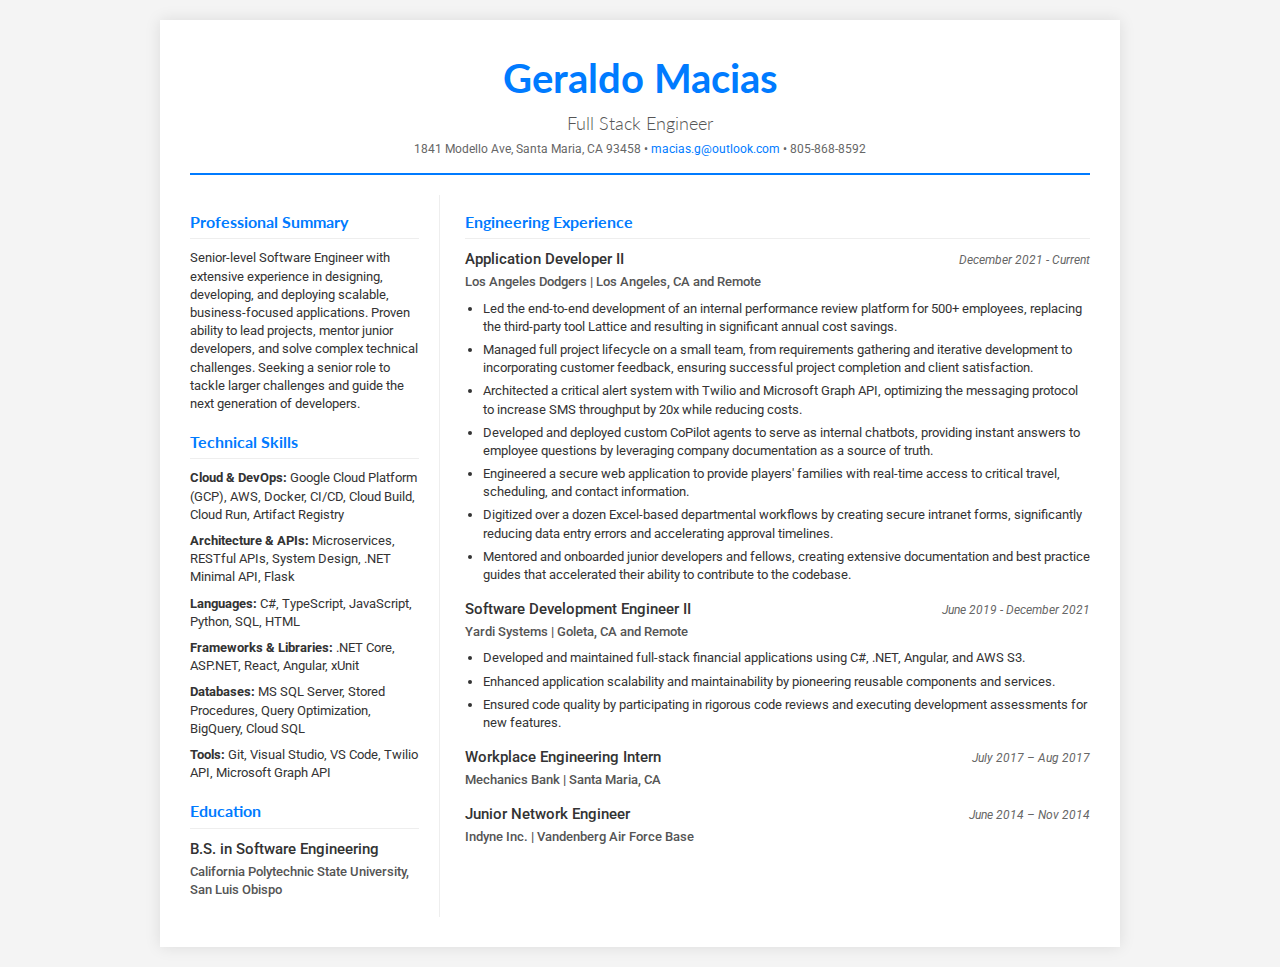
<file: resume/Figma/figma_resume.html>
<!DOCTYPE html>
<html lang="en">
<head>
    <meta charset="UTF-8">
    <meta name="viewport" content="width=device-width, initial-scale=1.0">
    <title>Geraldo Macias - Software Engineer</title>
    <link rel="stylesheet" href="./figma_style.css">
    <link rel="preconnect" href="https://fonts.googleapis.com">
    <link rel="preconnect" href="https://fonts.gstatic.com" crossorigin>
    <link href="https://fonts.googleapis.com/css2?family=Lato:wght@300;400;700&family=Roboto:wght@300;400;500;700&display=swap" rel="stylesheet">
</head>
<body>
    <div class="resume-container">
        <header class="header">
            <h1>Geraldo Macias</h1>
            <h2>Full Stack Engineer</h2>
            <div class="contact-info">
                <span>1841 Modello Ave, Santa Maria, CA 93458</span> &bull;
                <a href="mailto:macias.g@outlook.com">macias.g@outlook.com</a> &bull;
                <span>805-868-8592</span>
            </div>
        </header>

        <main class="main-content">
            <div class="left-column">
                <section class="section">
                    <h3 class="section-title">Professional Summary</h3>
                    <p>Senior-level Software Engineer with extensive experience in designing, developing, and deploying scalable, business-focused applications. Proven ability to lead projects, mentor junior developers, and solve complex technical challenges. Seeking a senior role to tackle larger challenges and guide the next generation of developers.</p>
                </section>

                <section class="section">
                    <h3 class="section-title">Technical Skills</h3>
                    <div class="skills-list">
                        <div><strong>Cloud & DevOps:</strong> Google Cloud Platform (GCP), AWS, Docker, CI/CD, Cloud Build, Cloud Run, Artifact Registry</div>
                        <div><strong>Architecture & APIs:</strong> Microservices, RESTful APIs, System Design, .NET Minimal API, Flask</div>
                        <div><strong>Languages:</strong> C#, TypeScript, JavaScript, Python, SQL, HTML</div>
                        <div><strong>Frameworks & Libraries:</strong> .NET Core, ASP.NET, React, Angular, xUnit</div>
                        <div><strong>Databases:</strong> MS SQL Server, Stored Procedures, Query Optimization, BigQuery, Cloud SQL</div>
                        <div><strong>Tools:</strong> Git, Visual Studio, VS Code, Twilio API, Microsoft Graph API</div>
                    </div>
                </section>

                <section class="section">
                    <h3 class="section-title">Education</h3>
                    <div class="job">
                        <div class="job-header">
                            <h4>B.S. in Software Engineering</h4>
                        </div>
                        <div class="job-subheader">
                            <span>California Polytechnic State University, San Luis Obispo</span>
                        </div>
                    </div>
                </section>
            </div>

            <div class="right-column">
                <section class="section">
                    <h3 class="section-title">Engineering Experience</h3>
                    <div class="job">
                        <div class="job-header">
                            <h4>Application Developer II</h4>
                            <span>December 2021 - Current</span>
                        </div>
                        <div class="job-subheader">
                            <span>Los Angeles Dodgers | Los Angeles, CA and Remote</span>
                        </div>
                        <ul>
                            <li>Led the end-to-end development of an internal performance review platform for 500+ employees, replacing the third-party tool Lattice and resulting in significant annual cost savings.</li>
                            <li>Managed full project lifecycle on a small team, from requirements gathering and iterative development to incorporating customer feedback, ensuring successful project completion and client satisfaction.</li>
                            <li>Architected a critical alert system with Twilio and Microsoft Graph API, optimizing the messaging protocol to increase SMS throughput by 20x while reducing costs.</li>
                            <li>Developed and deployed custom CoPilot agents to serve as internal chatbots, providing instant answers to employee questions by leveraging company documentation as a source of truth.</li>
                            <li>Engineered a secure web application to provide players' families with real-time access to critical travel, scheduling, and contact information.</li>
                            <li>Digitized over a dozen Excel-based departmental workflows by creating secure intranet forms, significantly reducing data entry errors and accelerating approval timelines.</li>
                            <li>Mentored and onboarded junior developers and fellows, creating extensive documentation and best practice guides that accelerated their ability to contribute to the codebase.</li>
                        </ul>
                    </div>
                    <div class="job">
                        <div class="job-header">
                            <h4>Software Development Engineer II</h4>
                            <span>June 2019 - December 2021</span>
                        </div>
                        <div class="job-subheader">
                            <span>Yardi Systems | Goleta, CA and Remote</span>
                        </div>
                        <ul>
                            <li>Developed and maintained full-stack financial applications using C#, .NET, Angular, and AWS S3.</li>
                            <li>Enhanced application scalability and maintainability by pioneering reusable components and services.</li>
                            <li>Ensured code quality by participating in rigorous code reviews and executing development assessments for new features.</li>
                        </ul>
                    </div>
                    <div class="job">
                        <div class="job-header">
                            <h4>Workplace Engineering Intern</h4>
                            <span>July 2017 – Aug 2017</span>
                        </div>
                        <div class="job-subheader">
                            <span>Mechanics Bank | Santa Maria, CA</span>
                        </div>
                    </div>
                    <div class="job">
                        <div class="job-header">
                            <h4>Junior Network Engineer</h4>
                            <span>June 2014 – Nov 2014</span>
                        </div>
                        <div class="job-subheader">
                            <span>Indyne Inc. | Vandenberg Air Force Base</span>
                        </div>
                    </div>
                </section>
            </div>
        </main>
    </div>
</body>
</html>
</file>
<file: resume/style.css>
body {
    font-family: 'Roboto', sans-serif;
    line-height: 1.6;
    background-color: #f4f4f4;
    color: #333;
    margin: 0;
    padding: 0;
}

.resume-container {
    max-width: 900px;
    margin: 30px auto;
    background: #fff;
    padding: 40px;
    box-shadow: 0 0 20px rgba(0, 0, 0, 0.1);
    border-radius: 8px;
}

.header {
    text-align: center;
    border-bottom: 2px solid #007BFF;
    padding-bottom: 20px;
    margin-bottom: 30px;
}

.header h1 {
    font-family: 'Lato', sans-serif;
    font-size: 48px;
    margin: 0;
    color: #007BFF;
    font-weight: 700;
}

.header h2 {
    font-family: 'Lato', sans-serif;
    font-size: 24px;
    margin: 10px 0;
    color: #555;
    font-weight: 300;
}

.contact-info {
    font-size: 14px;
    color: #666;
}

.contact-info a {
    color: #007BFF;
    text-decoration: none;
}

.contact-info a:hover {
    text-decoration: underline;
}

.main-content {
    display: flex;
    flex-direction: column;
}

.section {
    margin-bottom: 25px;
}

.section-title {
    font-family: 'Lato', sans-serif;
    font-size: 22px;
    color: #007BFF;
    border-bottom: 1px solid #eee;
    padding-bottom: 8px;
    margin-bottom: 15px;
    font-weight: 500;
}

.section p {
    font-size: 16px;
    text-align: justify;
}

.skills-grid {
    display: grid;
    grid-template-columns: repeat(auto-fit, minmax(300px, 1fr));
    gap: 10px;
    font-size: 16px;
}

.job {
    margin-bottom: 20px;
}

.job-header {
    display: flex;
    justify-content: space-between;
    align-items: baseline;
    margin-bottom: 5px;
}

.job-header h4 {
    font-size: 18px;
    margin: 0;
    color: #333;
    font-weight: 500;
}

.job-header span {
    font-size: 14px;
    color: #666;
    font-style: italic;
}

.job-subheader {
    font-size: 16px;
    color: #555;
    margin-bottom: 10px;
    font-weight: 500;
}

ul {
    list-style-type: disc;
    margin: 0;
    padding-left: 20px;
}

ul li {
    margin-bottom: 8px;
    font-size: 16px;
}

@media print {
    body {
        background-color: #fff;
        margin: 0;
        padding: 0;
    }
    .resume-container {
        box-shadow: none;
        border: 0;
        margin: 0;
        padding: 0;
        width: 100%;
        max-width: 100%;
        border-radius: 0;
    }
}
</file>
<file: dj flyers/lofi-loung-april-26/lofi-lounge-april-26.css>
* {
    margin: 0;
    padding: 0;
    box-sizing: border-box;
}

body {
    background: linear-gradient(135deg, #1a1614 0%, #0f0d0b 100%);
    display: flex;
    justify-content: center;
    align-items: center;
    min-height: 100vh;
    padding: 20px;
    font-family: 'Playfair Display', serif;
    color: #d9b97a;
}

.flyer-container {
    width: 1200px;
    height: 1200px;
    aspect-ratio: 1 / 1;
    background: 
        repeating-linear-gradient(
            90deg,
            #1a1614,
            #1a1614 2px,
            rgba(217, 185, 122, 0.02) 2px,
            rgba(217, 185, 122, 0.02) 4px
        ),
        repeating-linear-gradient(
            0deg,
            #1a1614,
            #1a1614 2px,
            rgba(217, 185, 122, 0.02) 2px,
            rgba(217, 185, 122, 0.02) 4px
        ),
        linear-gradient(135deg, #1a1614 0%, #0f0d0b 100%);
    background-size: 100% 100%, 100% 100%, 100% 100%;
    border: 8px solid #d9b97a;
    box-shadow: 
        0 0 0 2px #1a1614,
        0 0 0 8px #d9b97a,
        0 0 0 10px #1a1614,
        0 40px 100px rgba(0, 0, 0, 0.8);
    position: relative;
    display: flex;
    flex-direction: column;
    justify-content: space-between;
    align-items: center;
    text-align: center;
    padding: 80px 120px;
    overflow: hidden;
}

/* Ornate corner decorations */
.flyer-container::before,
.flyer-container::after {
    content: "❧";
    position: absolute;
    font-size: 64px;
    color: #d9b97a;
    opacity: 0.7;
}

.flyer-container::before {
    top: 40px;
    left: 40px;
}

.flyer-container::after {
    bottom: 40px;
    right: 40px;
}

.corner-tl,
.corner-tr,
.corner-bl,
.corner-br {
    position: absolute;
    font-size: 64px;
    color: #d9b97a;
    opacity: 0.7;
}

.corner-tl {
    top: 40px;
    left: 40px;
    transform: scaleX(-1);
}

.corner-tr {
    top: 40px;
    right: 40px;
}

.corner-bl {
    bottom: 40px;
    left: 40px;
}

.corner-br {
    bottom: 40px;
    right: 40px;
    transform: scaleX(-1);
}

.content {
    position: relative;
    z-index: 1;
    display: flex;
    flex-direction: column;
    justify-content: center;
    align-items: center;
    gap: 40px;
    width: 100%;
    flex-grow: 1;
    min-height: 500px;
}

.event-details-top {
    position: relative;
    display: flex;
    justify-content: space-between;
    align-items: center;
    width: 100%;
    z-index: 2;
    border-bottom: 1px solid rgba(217, 185, 122, 0.4);
    padding-bottom: 20px;
    gap: 40px;
}

.event-date {
    font-family: 'Playfair Display', serif;
    font-size: 36px;
    font-weight: 700;
    color: #d9b97a;
    margin: 0;
    letter-spacing: 1px;
    text-transform: uppercase;
}

.event-time {
    font-family: 'Great Vibes', cursive;
    font-size: 48px;
    color: #d9b97a;
    margin: 0;
    opacity: 0.9;
    flex-grow: 1;
    text-align: right;
}

.event-details-bottom {
    position: relative;
    display: flex;
    align-items: center;
    justify-content: center;
    gap: 15px;
    z-index: 2;
    border-top: 1px solid rgba(217, 185, 122, 0.4);
    padding-top: 20px;
    width: 100%;
}

.location-icon {
    font-size: 24px;
    color: #d9b97a;
    opacity: 0.8;
}

.event-location {
    font-family: 'Great Vibes', cursive;
    font-size: 52px;
    color: #d9b97a;
    margin: 0;
    letter-spacing: 0.5px;
}

.event-header {
    font-family: 'Playfair Display', serif;
    font-size: 120px;
    font-weight: 900;
    color: #d9b97a;
    text-shadow: 6px 6px 12px rgba(0, 0, 0, 0.7);
    letter-spacing: 4px;
    line-height: 1.1;
    margin: 0;
}

.divider-top {
    width: 400px;
    height: 4px;
    background: linear-gradient(90deg, transparent, #d9b97a, transparent);
    margin: 30px 0;
}

.event-subtitle {
    font-family: 'Great Vibes', cursive;
    font-size: 70px;
    color: #d9b97a;
    font-weight: 400;
    letter-spacing: 2px;
    margin: 20px 0;
    text-shadow: 4px 4px 8px rgba(0, 0, 0, 0.6);
}

.divider-bottom {
    width: 300px;
    height: 2px;
    background: linear-gradient(90deg, transparent, #d9b97a, transparent);
    margin: 40px 0;
}

.event-footer {
    font-family: 'Playfair Display', serif;
    font-size: 48px;
    color: #d9b97a;
    letter-spacing: 6px;
    font-weight: 700;
    text-transform: uppercase;
    margin-top: 40px;
}

@media (max-width: 768px) {
    .flyer-container {
        width: 100%;
        height: auto;
        aspect-ratio: 1 / 1;
        padding: 40px 50px;
    }
    
    .event-header {
        font-size: 60px;
    }
    
    .event-subtitle {
        font-size: 45px;
    }
    
    .divider-top,
    .divider-bottom {
        width: 150px;
    }
    
    .event-date {
        font-size: 24px;
    }
    
    .event-time {
        font-size: 32px;
    }
    
    .event-location {
        font-size: 36px;
    }
}

@media print {
    body {
        background: white;
        padding: 0;
        margin: 0;
    }
    .flyer-container {
        box-shadow: none;
        width: 100%;
        height: auto;
        aspect-ratio: 1 / 1;
        margin: 0;
        page-break-inside: avoid;
    }
}
</file>
<file: resume/Figma/figma_style.css>
body {
    font-family: 'Roboto', sans-serif;
    line-height: 1.4;
    background-color: #f4f4f4;
    color: #333;
    margin: 0;
    padding: 0;
    font-size: 13px;
}

.resume-container {
    max-width: 900px;
    margin: 20px auto;
    background: #fff;
    padding: 30px;
    box-shadow: 0 0 15px rgba(0, 0, 0, 0.1);
}

.header {
    text-align: center;
    border-bottom: 2px solid #007BFF;
    padding-bottom: 15px;
    margin-bottom: 20px;
}

.header h1 {
    font-family: 'Lato', sans-serif;
    font-size: 40px;
    margin: 0;
    color: #007BFF;
    font-weight: 700;
}

.header h2 {
    font-family: 'Lato', sans-serif;
    font-size: 18px;
    margin: 5px 0;
    color: #555;
    font-weight: 300;
}

.contact-info {
    font-size: 12px;
    color: #666;
}

.contact-info a {
    color: #007BFF;
    text-decoration: none;
}

.contact-info a:hover {
    text-decoration: underline;
}

.main-content {
    display: grid;
    grid-template-columns: 1fr 2.5fr;
    gap: 25px;
}

.left-column {
    padding-right: 20px;
    border-right: 1px solid #eee;
}

.section {
    margin-bottom: 18px;
}

.section-title {
    font-family: 'Lato', sans-serif;
    font-size: 16px;
    color: #007BFF;
    border-bottom: 1px solid #eee;
    padding-bottom: 5px;
    margin-bottom: 10px;
    font-weight: 700;
}

.section p {
    font-size: 13px;
    text-align: left;
    margin: 0;
}

.skills-list div {
    margin-bottom: 8px;
}

.job {
    margin-bottom: 15px;
}

.job-header {
    display: flex;
    justify-content: space-between;
    align-items: baseline;
    margin-bottom: 3px;
}

.job-header h4 {
    font-size: 15px;
    margin: 0;
    color: #333;
    font-weight: 500;
}

.job-header span {
    font-size: 12px;
    color: #666;
    font-style: italic;
    white-space: nowrap;
    padding-left: 10px;
}

.job-subheader {
    font-size: 13px;
    color: #555;
    margin-bottom: 8px;
    font-weight: 500;
}

ul {
    list-style-type: disc;
    margin: 0;
    padding-left: 18px;
}

ul li {
    margin-bottom: 5px;
    font-size: 13px;
}

@media print {
    body {
        background-color: #fff;
        margin: 0;
        padding: 0;
        font-size: 12px;
    }
    .resume-container {
        box-shadow: none;
        border: 0;
        margin: 0;
        padding: 0;
        width: 100%;
        max-width: 100%;
    }
    .left-column {
        padding-right: 15px;
    }
}
</file>
